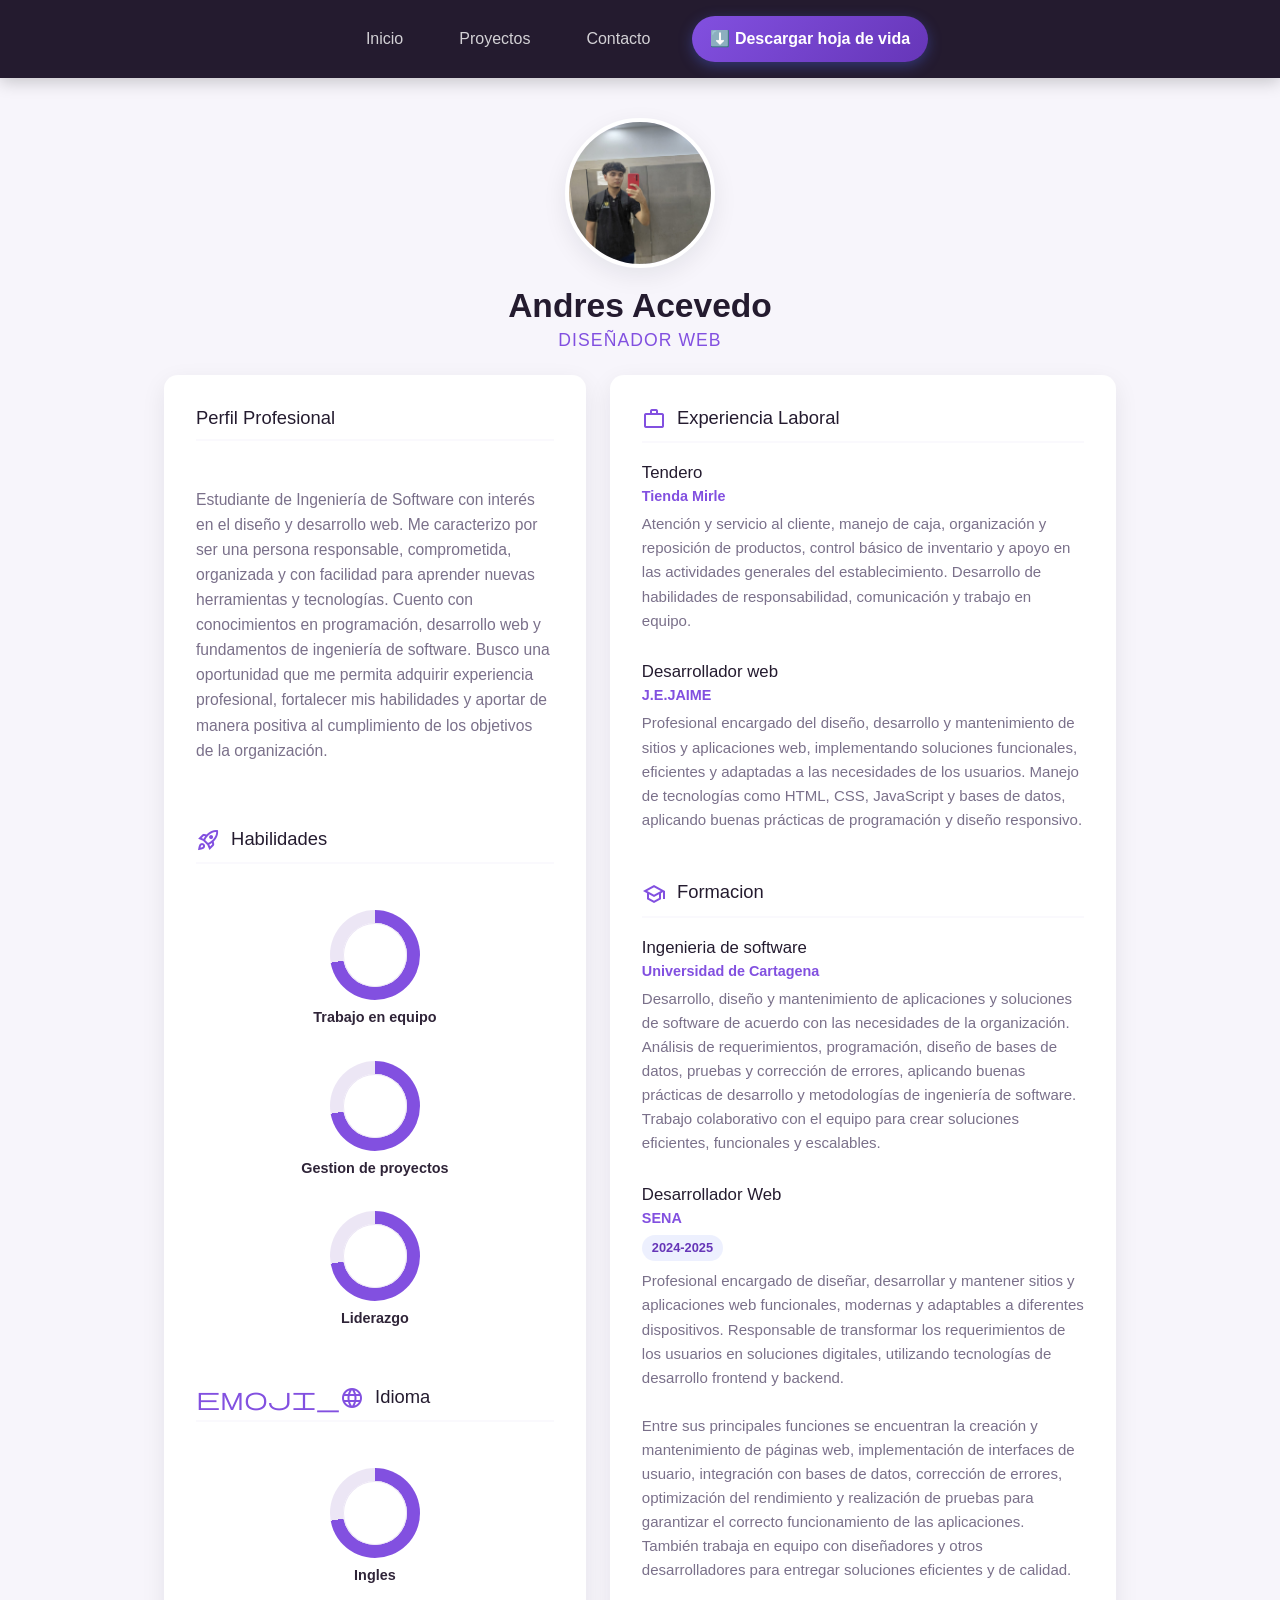
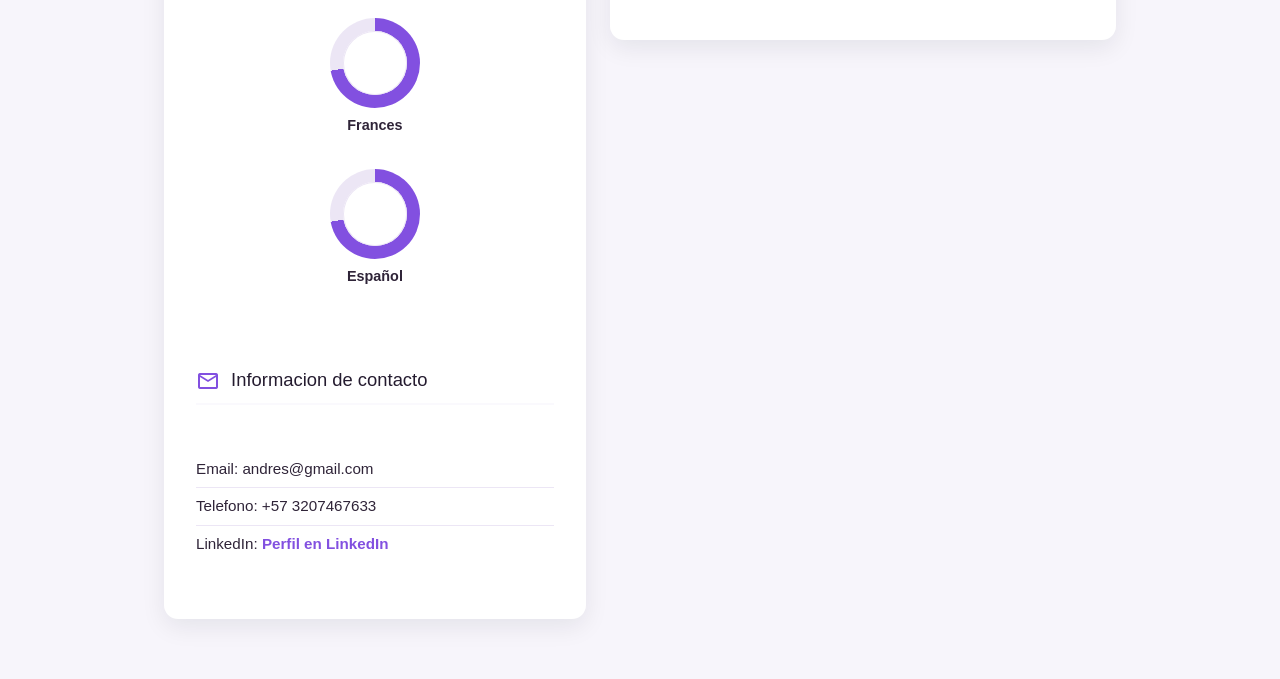
<file: index.html>
<!DOCTYPE html>
<html lang="es">
<head>
  <meta charset="UTF-8" />
  <meta name="viewport" content="width=device-width, initial-scale=1.0" />
  <title>Hoja De Vida</title>
  <link rel="icon" href="logo_ada13.png" type="image/png" />
  <link rel="stylesheet" href="https://cdn.jsdelivr.net/npm/bootstrap@5.3.3/dist/css/bootstrap.min.css" />
  <link rel="stylesheet" href="styles.css" />
  <link href="https://fonts.googleapis.com/css2?family=Material+Symbols+Outlined" rel="stylesheet" />
</head>
<body>
  <!-- 🔗 Navegación -->
  <nav class="nav">
    <a href="index.html" class="nav__link">Inicio</a>
    <a href="proyecto.html" class="nav__link">Proyectos</a>
    <a href="contacto.html" class="nav__link">Contacto</a>

    <a class="btn-download" href="hoja_de_vida.pdf" download="Andres_Acevedo_HojaDeVida.pdf">
      ⬇️ Descargar hoja de vida
    </a>
  </nav>

  <div class="container">
    <div class="cabecera">
      <div class="contenedor_foto_perfil">
        <img src="Foto_de_perfil.jpg" alt="Foto de perfil de Andres Acevedo" />
      </div>
    </div>

    <div class="nombre_puesto">
      <h1>Andres Acevedo</h1>
      <h2>Diseñador web</h2>
    </div>
  </div>

  <div class="contenido_cv">
    <section class="habilidades">
      <h3>Perfil Profesional</h3>
      <hr />
      <br />
      <p class="carta_presentacion">
        Estudiante de Ingeniería de Software con interés en el diseño y desarrollo
        web. Me caracterizo por ser una persona responsable, comprometida,
        organizada y con facilidad para aprender nuevas herramientas y tecnologías.
        Cuento con conocimientos en programación, desarrollo web y fundamentos de
        ingeniería de software. Busco una oportunidad que me permita adquirir
        experiencia profesional, fortalecer mis habilidades y aportar de manera
        positiva al cumplimiento de los objetivos de la organización.
      </p>
      <br />

      <h3><span class="material-symbols-outlined">rocket_launch</span> Habilidades</h3>
      <hr />
      <br />

      <div class="grafico">
        <div class="donut-hole"></div>
        <div class="sector" id="sector1"></div>
        <div class="sector" id="sector2"></div>
        <div class="sector" id="sector3"></div>
      </div>
      <div class="habilidad">Trabajo en equipo</div>
      <br />

      <div class="grafico">
        <div class="donut-hole"></div>
        <div class="sector" id="sector1"></div>
        <div class="sector" id="sector2"></div>
        <div class="sector" id="sector3"></div>
      </div>
      <div class="habilidad">Gestion de proyectos</div>
      <br />

      <div class="grafico">
        <div class="donut-hole"></div>
        <div class="sector" id="sector1"></div>
        <div class="sector" id="sector2"></div>
        <div class="sector" id="sector3"></div>
      </div>
      <div class="habilidad">Liderazgo</div>
      <br />

      <h3><span class="material-symbols-outlined">emoji_language</span> Idioma</h3>
      <hr />
      <br />

      <div class="grafico">
        <div class="donut-hole"></div>
        <div class="sector" id="sector1"></div>
        <div class="sector" id="sector2"></div>
        <div class="sector" id="sector3"></div>
      </div>
      <div class="habilidad">Ingles</div>
      <br />

      <div class="grafico">
        <div class="donut-hole"></div>
        <div class="sector" id="sector1"></div>
        <div class="sector" id="sector2"></div>
        <div class="sector" id="sector3"></div>
      </div>
      <div class="habilidad">Frances</div>
      <br />

      <div class="grafico">
        <div class="donut-hole"></div>
        <div class="sector" id="sector1"></div>
        <div class="sector" id="sector2"></div>
        <div class="sector" id="sector3"></div>
      </div>
      <div class="habilidad">Español</div>
      <br /><br />

      <h3><span class="material-symbols-outlined">mail</span> Informacion de contacto</h3>
      <hr />
      <br />
      <ul>
        <li>Email: andres@gmail.com</li>
        <li>Telefono: +57 3207467633</li>
        <li>LinkedIn: <a href="https://www.linkedin.com" target="_blank" rel="noopener noreferrer">Perfil en LinkedIn</a></li>
      </ul>
      <br />
    </section>

    <section class="experiencia">
      <h3><span class="material-symbols-outlined">work</span> Experiencia Laboral</h3>
      <hr />

      <h4>Tendero</h4>
      <div class="nombre_empresa">Tienda Mirle</div>
      <p class="descripcion_puesto">
        Atención y servicio al cliente, manejo de caja, organización y
        reposición de productos, control básico de inventario y apoyo en las
        actividades generales del establecimiento. Desarrollo de habilidades
        de responsabilidad, comunicación y trabajo en equipo.
      </p>
      <br />

      <h4>Desarrollador web</h4>
      <div class="nombre_empresa">J.E.JAIME</div>
      <p class="descripcion_puesto">
        Profesional encargado del diseño, desarrollo y mantenimiento de sitios y aplicaciones web, implementando soluciones funcionales, eficientes y adaptadas a las necesidades de los usuarios. Manejo de tecnologías como HTML, CSS, JavaScript y bases de datos, aplicando buenas prácticas de programación y diseño responsivo.
      </p>
      <br />

      <h3><span class="material-symbols-outlined">school</span> Formacion</h3>
      <hr />

      <h4>Ingenieria de software</h4>
      <div class="nombre_empresa">Universidad de Cartagena</div>
      <p class="descripcion_puesto">
        Desarrollo, diseño y mantenimiento de aplicaciones y soluciones de
        software de acuerdo con las necesidades de la organización. Análisis de
        requerimientos, programación, diseño de bases de datos, pruebas y
        corrección de errores, aplicando buenas prácticas de desarrollo y
        metodologías de ingeniería de software. Trabajo colaborativo con el equipo
        para crear soluciones eficientes, funcionales y escalables.
      </p>
      <br />

      <h4>Desarrollador Web</h4>
      <div class="nombre_empresa">SENA</div>
      <div class="año_puesto">2024-2025</div>
      <p class="descripcion_puesto">
        Profesional encargado de diseñar, desarrollar y mantener sitios y aplicaciones web funcionales, modernas y adaptables a diferentes dispositivos. Responsable de transformar los requerimientos de los usuarios en soluciones digitales, utilizando tecnologías de desarrollo frontend y backend.
        <br /><br />
        Entre sus principales funciones se encuentran la creación y mantenimiento de páginas web, implementación de interfaces de usuario, integración con bases de datos, corrección de errores, optimización del rendimiento y realización de pruebas para garantizar el correcto funcionamiento de las aplicaciones. También trabaja en equipo con diseñadores y otros desarrolladores para entregar soluciones eficientes y de calidad.
      </p>
      <br />
    </section>
  </div>
</body>
</html>
</file>
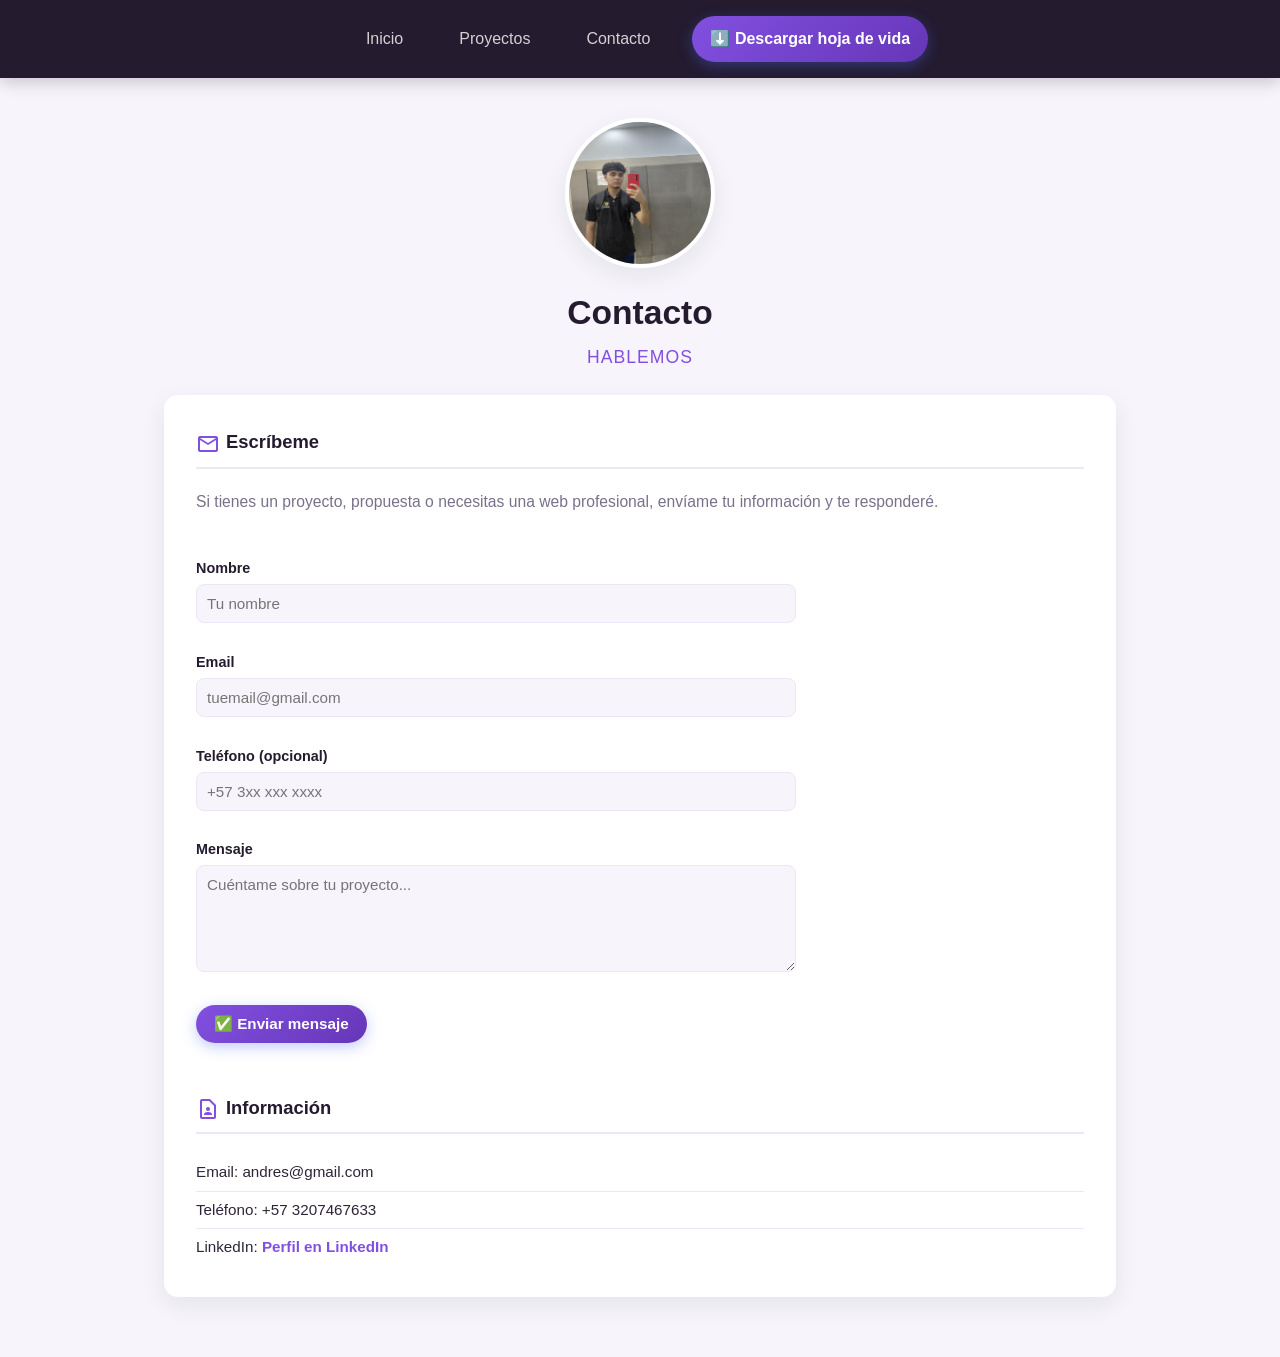
<file: contacto.html>
<!DOCTYPE html>
<html lang="es">
<head>
  <meta charset="UTF-8" />
  <meta name="viewport" content="width=device-width, initial-scale=1.0" />
  <title>Contacto - Hoja De Vida</title>
  <link rel="icon" href="logo_ada13.png" type="image/png" />
  <link rel="stylesheet" href="styles.css" />
  <link href="https://fonts.googleapis.com/css2?family=Material+Symbols+Outlined" rel="stylesheet" />
</head>

<body>
  <!-- 🔗 Navegación -->
  <nav class="nav">
    <a href="index.html" class="nav__link">Inicio</a>
    <a href="proyectos.html" class="nav__link">Proyectos</a>
    <a href="contacto.html" class="nav__link">Contacto</a>

    <a class="btn-download" href="hoja_de_vida.pdf" download="Andres_Acevedo_HojaDeVida.pdf">
      ⬇️ Descargar hoja de vida
    </a>
  </nav>

  <div class="container">
    <div class="cabecera">
      <div class="contenedor_foto_perfil">
        <img src="Foto_de_perfil.jpg" alt="Foto de perfil de Andres Acevedo" />
      </div>
    </div>

    <div class="nombre_puesto">
      <h1>Contacto</h1>
      <h2>Hablemos</h2>
    </div>
  </div>

  <div class="contenido_cv">
    <section class="habilidades">
      <h3><span class="material-symbols-outlined">mail </span>Escríbeme</h3>
      <hr />

      <p class="carta_presentacion">
        Si tienes un proyecto, propuesta o necesitas una web profesional, envíame tu información y te responderé.
      </p>

      <br />

      <!-- 📝 Formulario (solo visual por ahora) -->
      <form action="#" method="POST" style="max-width: 600px;">
        <label for="nombre">Nombre</label><br />
        <input type="text" id="nombre" name="nombre" required placeholder="Tu nombre" style="width:100%; padding:10px;"/>

        <br /><br />

        <label for="email">Email</label><br />
        <input type="email" id="email" name="email" required placeholder="tuemail@gmail.com" style="width:100%; padding:10px;"/>

        <br /><br />

        <label for="telefono">Teléfono (opcional)</label><br />
        <input type="tel" id="telefono" name="telefono" placeholder="+57 3xx xxx xxxx" style="width:100%; padding:10px;"/>

        <br /><br />

        <label for="mensaje">Mensaje</label><br />
        <textarea id="mensaje" name="mensaje" required rows="5" placeholder="Cuéntame sobre tu proyecto..." style="width:100%; padding:10px;"></textarea>

        <br /><br />

        <button type="submit" class="btn-download" style="border:none; cursor:pointer;">
          ✅ Enviar mensaje
        </button>
      </form>

      <br />

      <h3><span class="material-symbols-outlined">contact_page </span>Información</h3>
      <hr />

      <ul>
        <li>Email: andres@gmail.com</li>
        <li>Teléfono: +57 3207467633</li>
        <li>
          LinkedIn:
          <a href="https://www.linkedin.com" target="_blank" rel="noopener noreferrer">
            Perfil en LinkedIn
          </a>
        </li>
      </ul>
    </section>
  </div>
</body>
</html>
</file>
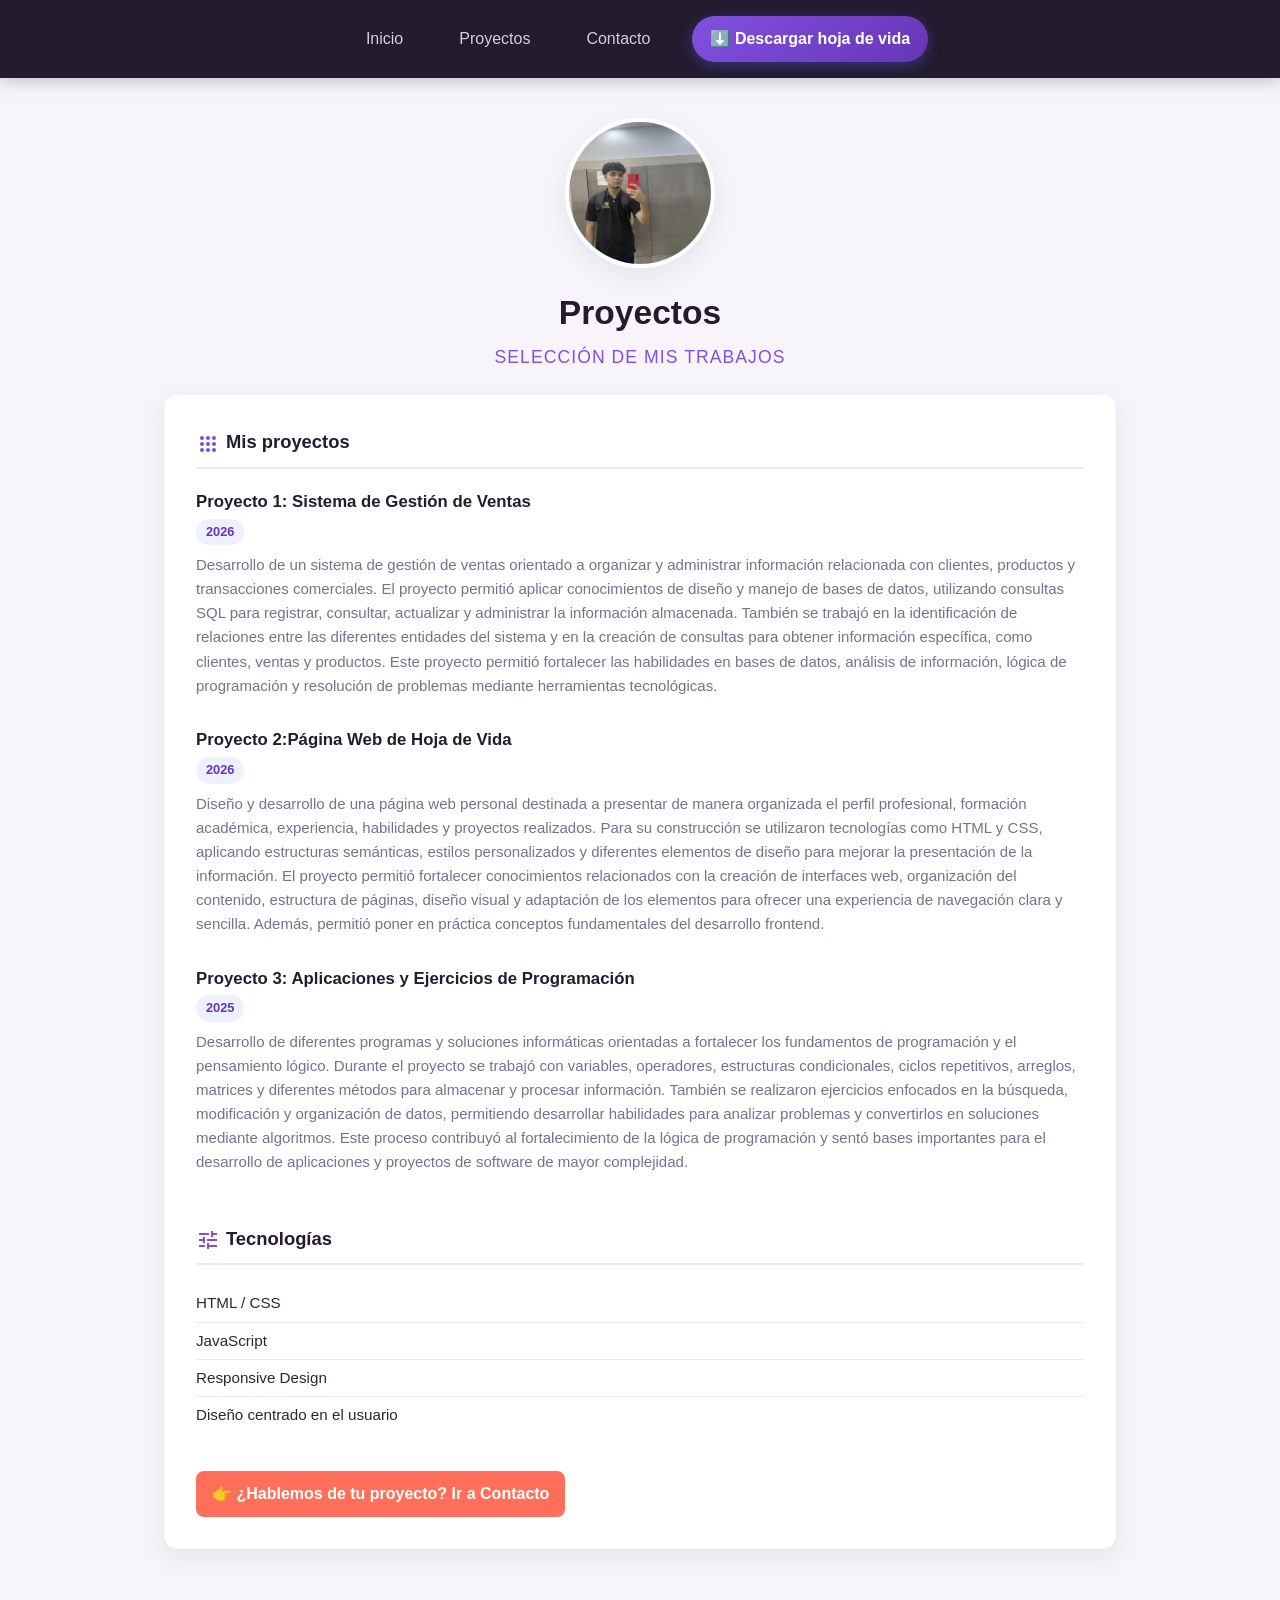
<file: proyecto.html>
<!DOCTYPE html>
<html lang="es">
<head>
  <meta charset="UTF-8" />
  <meta name="viewport" content="width=device-width, initial-scale=1.0" />
  <title>Proyectos - Hoja De Vida</title>
  <link rel="icon" href="logo_ada13.png" type="image/png" />
  <link rel="stylesheet" href="styles.css" />
  <link href="https://fonts.googleapis.com/css2?family=Material+Symbols+Outlined" rel="stylesheet" />
</head>

<body>
  <!-- 🔗 Navegación -->
  <nav class="nav">
    <a href="index.html" class="nav__link">Inicio</a>
    <a href="proyecto.html" class="nav__link">Proyectos</a>
    <a href="contacto.html" class="nav__link">Contacto</a>

    <a class="btn-download" href="hoja_de_vida.pdf" download="Andres_HojaDeVida.pdf">
      ⬇️ Descargar hoja de vida
    </a>
  </nav>

  <div class="container">
    <div class="cabecera">
      <div class="contenedor_foto_perfil">
        <img src="Foto_de_perfil.jpg" alt="Foto de perfil de Andres Acevedo" />
      </div>
    </div>

    <div class="nombre_puesto">
      <h1>Proyectos</h1>
      <h2>Selección de mis trabajos</h2>
    </div>
  </div>

  <div class="contenido_cv">
    <section class="experiencia">
      <h3><span class="material-symbols-outlined">apps </span>Mis proyectos</h3>
      <hr />

      <!-- Proyecto 1 -->
      <h4> Proyecto 1: Sistema de Gestión de Ventas</h4>
      <div class="año_puesto">2026</div>
      <p class="descripcion_puesto">
        Desarrollo de un sistema de gestión de ventas orientado a organizar y administrar información relacionada con clientes, productos y transacciones comerciales. El proyecto permitió aplicar conocimientos de diseño y manejo de bases de datos, utilizando consultas SQL para registrar, consultar, actualizar y administrar la información almacenada. También se trabajó en la identificación de relaciones entre las diferentes entidades del sistema y en la creación de consultas para obtener información específica, como clientes, ventas y productos. Este proyecto permitió fortalecer las habilidades en bases de datos, análisis de información, lógica de programación y resolución de problemas mediante herramientas tecnológicas.
      </p>
      <br />

      <h4> Proyecto 2:Página Web de Hoja de Vida</h4>
      <div class="año_puesto">2026</div>
      <p class="descripcion_puesto">
        Diseño y desarrollo de una página web personal destinada a presentar de manera organizada el perfil profesional, formación académica, experiencia, habilidades y proyectos realizados. Para su construcción se utilizaron tecnologías como HTML y CSS, aplicando estructuras semánticas, estilos personalizados y diferentes elementos de diseño para mejorar la presentación de la información. El proyecto permitió fortalecer conocimientos relacionados con la creación de interfaces web, organización del contenido, estructura de páginas, diseño visual y adaptación de los elementos para ofrecer una experiencia de navegación clara y sencilla. Además, permitió poner en práctica conceptos fundamentales del desarrollo frontend.
      </p>
      <br />

      <!-- Proyecto 3 -->
      <h4> Proyecto 3: 
        Aplicaciones y Ejercicios de Programación</h4>
      <div class="año_puesto">2025</div>
      <p class="descripcion_puesto">
        Desarrollo de diferentes programas y soluciones informáticas orientadas a fortalecer los fundamentos de programación y el pensamiento lógico. Durante el proyecto se trabajó con variables, operadores, estructuras condicionales, ciclos repetitivos, arreglos, matrices y diferentes métodos para almacenar y procesar información. También se realizaron ejercicios enfocados en la búsqueda, modificación y organización de datos, permitiendo desarrollar habilidades para analizar problemas y convertirlos en soluciones mediante algoritmos. Este proceso contribuyó al fortalecimiento de la lógica de programación y sentó bases importantes para el desarrollo de aplicaciones y proyectos de software de mayor complejidad.
      </p>
      <br />

      <h3><span class="material-symbols-outlined">tune </span>Tecnologías</h3>
      <hr />
      <ul>
        <li>HTML / CSS</li>
        <li>JavaScript </li>
        <li>Responsive Design</li>
        <li>Diseño centrado en el usuario</li>
      </ul>

      <br />
      <a href="contacto.html" class="nav__link" style="display:inline-block;">
        👉 ¿Hablemos de tu proyecto? Ir a Contacto
      </a>
    </section>
  </div>
</body>
</html>
</file>
<file: styles.css>
/* ==========================================================================
   Hoja de Vida — styles.css
   Variables, nav, cabecera, contenido, donuts de habilidades, formulario
   ========================================================================== */

:root {
  --color-bg: #f7f5fb;
  --color-surface: #ffffff;
  --color-dark: #241b2f;
  --color-dark-2: #35234a;
  --color-primary: #8250e0;
  --color-primary-dark: #6636b8;
  --color-accent: #ff6f59;
  --color-accent-2: #ffb648;
  --color-text: #2f2438;
  --color-text-muted: #7a708a;
  --color-border: #ece6f5;
  --radius: 14px;
  --radius-sm: 8px;
  --shadow: 0 8px 24px rgba(18, 24, 43, 0.08);
  --shadow-hover: 0 12px 32px rgba(18, 24, 43, 0.14);
  --max-width: 1000px;
  --transition: all 0.25s ease;
}

* {
  box-sizing: border-box;
}

html {
  scroll-behavior: smooth;
}

body {
  margin: 0;
  font-family: "Segoe UI", Roboto, "Helvetica Neue", Arial, sans-serif;
  background: var(--color-bg);
  color: var(--color-text);
  line-height: 1.6;
  -webkit-font-smoothing: antialiased;
}

a {
  text-decoration: none;
  color: inherit;
}

ul {
  list-style: none;
  margin: 0;
  padding: 0;
}

hr {
  border: none;
  border-top: 2px solid var(--color-border);
  margin: 10px 0 20px;
}

.material-symbols-outlined {
  font-variation-settings: "FILL" 0, "wght" 400, "GRAD" 0, "opsz" 24;
  vertical-align: middle;
  color: var(--color-primary);
  margin-right: 6px;
}

/* ==========================================================================
   Navegación
   ========================================================================== */

.nav {
  display: flex;
  align-items: center;
  justify-content: center;
  gap: 28px;
  flex-wrap: wrap;
  background: var(--color-dark);
  padding: 16px 24px;
  position: sticky;
  top: 0;
  z-index: 100;
  box-shadow: 0 4px 16px rgba(0, 0, 0, 0.2);
}

.nav__brand {
  color: #fff;
  font-weight: 600;
  font-size: 1.1rem;
  padding: 0 4px;
}

.nav__toggle {
  border: 1px solid rgba(255, 255, 255, 0.4);
}

.nav__link {
  color: rgba(255, 255, 255, 0.8);
  font-weight: 500;
  padding: 8px 14px;
  border-radius: var(--radius-sm);
  transition: var(--transition);
}

.nav__link:hover {
  color: #fff;
  background: rgba(255, 255, 255, 0.08);
}

.btn-download {
  display: inline-flex;
  align-items: center;
  gap: 6px;
  background: linear-gradient(135deg, var(--color-primary), var(--color-primary-dark));
  color: #fff;
  font-weight: 600;
  padding: 10px 18px;
  border-radius: 999px;
  transition: var(--transition);
  box-shadow: 0 4px 14px rgba(79, 109, 245, 0.35);
}

.btn-download:hover {
  transform: translateY(-2px);
  box-shadow: 0 8px 20px rgba(79, 109, 245, 0.45);
  color: #fff;
}

/* ==========================================================================
   Cabecera / Header
   ========================================================================== */

.container {
  max-width: var(--max-width);
  margin: 0 auto;
  padding: 40px 24px 24px;
  display: flex;
  flex-direction: column;
  align-items: center;
  text-align: center;
}

.cabecera {
  margin-bottom: 18px;
}

.contenedor_foto_perfil {
  width: 150px;
  height: 150px;
  border-radius: 50%;
  overflow: hidden;
  border: 4px solid var(--color-surface);
  box-shadow: var(--shadow);
  background: var(--color-border);
}

.contenedor_foto_perfil img {
  width: 100%;
  height: 100%;
  object-fit: cover;
  display: block;
}

.nombre_puesto h1 {
  margin: 0;
  font-size: 2.1rem;
  font-weight: 700;
  color: var(--color-dark);
}

.nombre_puesto h2 {
  margin: 4px 0 0;
  font-size: 1.1rem;
  font-weight: 500;
  color: var(--color-primary);
  text-transform: uppercase;
  letter-spacing: 0.06em;
}

/* ==========================================================================
   Contenido general
   ========================================================================== */

.contenido_cv {
  max-width: var(--max-width);
  margin: 0 auto;
  padding: 0 24px 60px;
  display: grid;
  grid-template-columns: 1fr;
  gap: 24px;
}

/* En index.html hay dos secciones (.habilidades + .experiencia): en pantallas
   grandes se muestran en dos columnas. */
.contenido_cv:has(.habilidades):has(.experiencia) {
  grid-template-columns: 1fr 1.2fr;
  align-items: start;
}

.habilidades,
.experiencia {
  background: var(--color-surface);
  border-radius: var(--radius);
  box-shadow: var(--shadow);
  padding: 32px;
}

.habilidades h3,
.experiencia h3 {
  font-size: 1.15rem;
  color: var(--color-dark);
  margin: 24px 0 4px;
}

.habilidades h3:first-child,
.experiencia h3:first-child {
  margin-top: 0;
}

.carta_presentacion {
  color: var(--color-text-muted);
  font-size: 0.98rem;
}

/* ==========================================================================
   Experiencia / Proyectos
   ========================================================================== */

.experiencia h4 {
  margin: 4px 0 2px;
  font-size: 1.05rem;
  color: var(--color-dark);
}

.nombre_empresa {
  font-weight: 600;
  color: var(--color-primary);
  font-size: 0.9rem;
  margin-bottom: 4px;
}

.año_puesto {
  display: inline-block;
  background: rgba(79, 109, 245, 0.1);
  color: var(--color-primary-dark);
  font-size: 0.8rem;
  font-weight: 600;
  padding: 3px 10px;
  border-radius: 999px;
  margin-bottom: 8px;
}

.descripcion_puesto {
  color: var(--color-text-muted);
  font-size: 0.94rem;
  margin: 0;
}

.experiencia ul li,
.habilidades ul li {
  padding: 6px 0;
  color: var(--color-text);
  font-size: 0.95rem;
  border-bottom: 1px solid var(--color-border);
}

.experiencia ul li:last-child,
.habilidades ul li:last-child {
  border-bottom: none;
}

/* Enlace tipo call-to-action dentro de proyectos.html */
.experiencia > a.nav__link {
  margin-top: 12px;
  background: var(--color-accent);
  color: #fff;
  font-weight: 600;
  padding: 10px 16px;
  border-radius: var(--radius-sm);
}

.experiencia > a.nav__link:hover {
  background: #1aa590;
}

/* ==========================================================================
   Gráficos de habilidades (donut charts)
   ========================================================================== */

.grafico {
  position: relative;
  width: 90px;
  height: 90px;
  border-radius: 50%;
  margin: 0 auto 6px;
  background: conic-gradient(
    var(--color-primary) 0deg 260deg,
    var(--color-border) 260deg 360deg
  );
  display: flex;
  align-items: center;
  justify-content: center;
}

.donut-hole {
  width: 64px;
  height: 64px;
  border-radius: 50%;
  background: var(--color-surface);
  box-shadow: inset 0 0 0 1px var(--color-border);
}

/* Los .sector quedan disponibles para variar colores/porcentajes por JS,
   pero por defecto se ocultan ya que el degradado ya se pinta en .grafico */
.sector {
  display: none;
}

.habilidad {
  text-align: center;
  font-size: 0.9rem;
  font-weight: 600;
  color: var(--color-text);
  margin-bottom: 6px;
}

/* ==========================================================================
   Formulario de contacto
   ========================================================================== */

form label {
  font-weight: 600;
  font-size: 0.9rem;
  color: var(--color-dark);
  display: inline-block;
  margin-bottom: 4px;
}

form input,
form textarea {
  border: 1px solid var(--color-border);
  border-radius: var(--radius-sm);
  font-family: inherit;
  font-size: 0.95rem;
  transition: var(--transition);
  background: var(--color-bg);
}

form input:focus,
form textarea:focus {
  outline: none;
  border-color: var(--color-primary);
  background: var(--color-surface);
  box-shadow: 0 0 0 3px rgba(79, 109, 245, 0.15);
}

form textarea {
  resize: vertical;
}

form button.btn-download {
  font-size: 0.95rem;
}

/* Lista de información de contacto */
.habilidades ul li a {
  color: var(--color-primary);
  font-weight: 600;
}

.habilidades ul li a:hover {
  text-decoration: underline;
}

/* ==========================================================================
   Responsive
   ========================================================================== */

@media (max-width: 860px) {
  .contenido_cv:has(.habilidades):has(.experiencia) {
    grid-template-columns: 1fr;
  }
}

@media (max-width: 640px) {
  .nav {
    justify-content: space-between;
    gap: 12px;
  }

  .nombre_puesto h1 {
    font-size: 1.6rem;
  }

  .habilidades,
  .experiencia {
    padding: 22px;
  }

  .grafico {
    width: 76px;
    height: 76px;
  }

  .donut-hole {
    width: 54px;
    height: 54px;
  }
}
</file>
